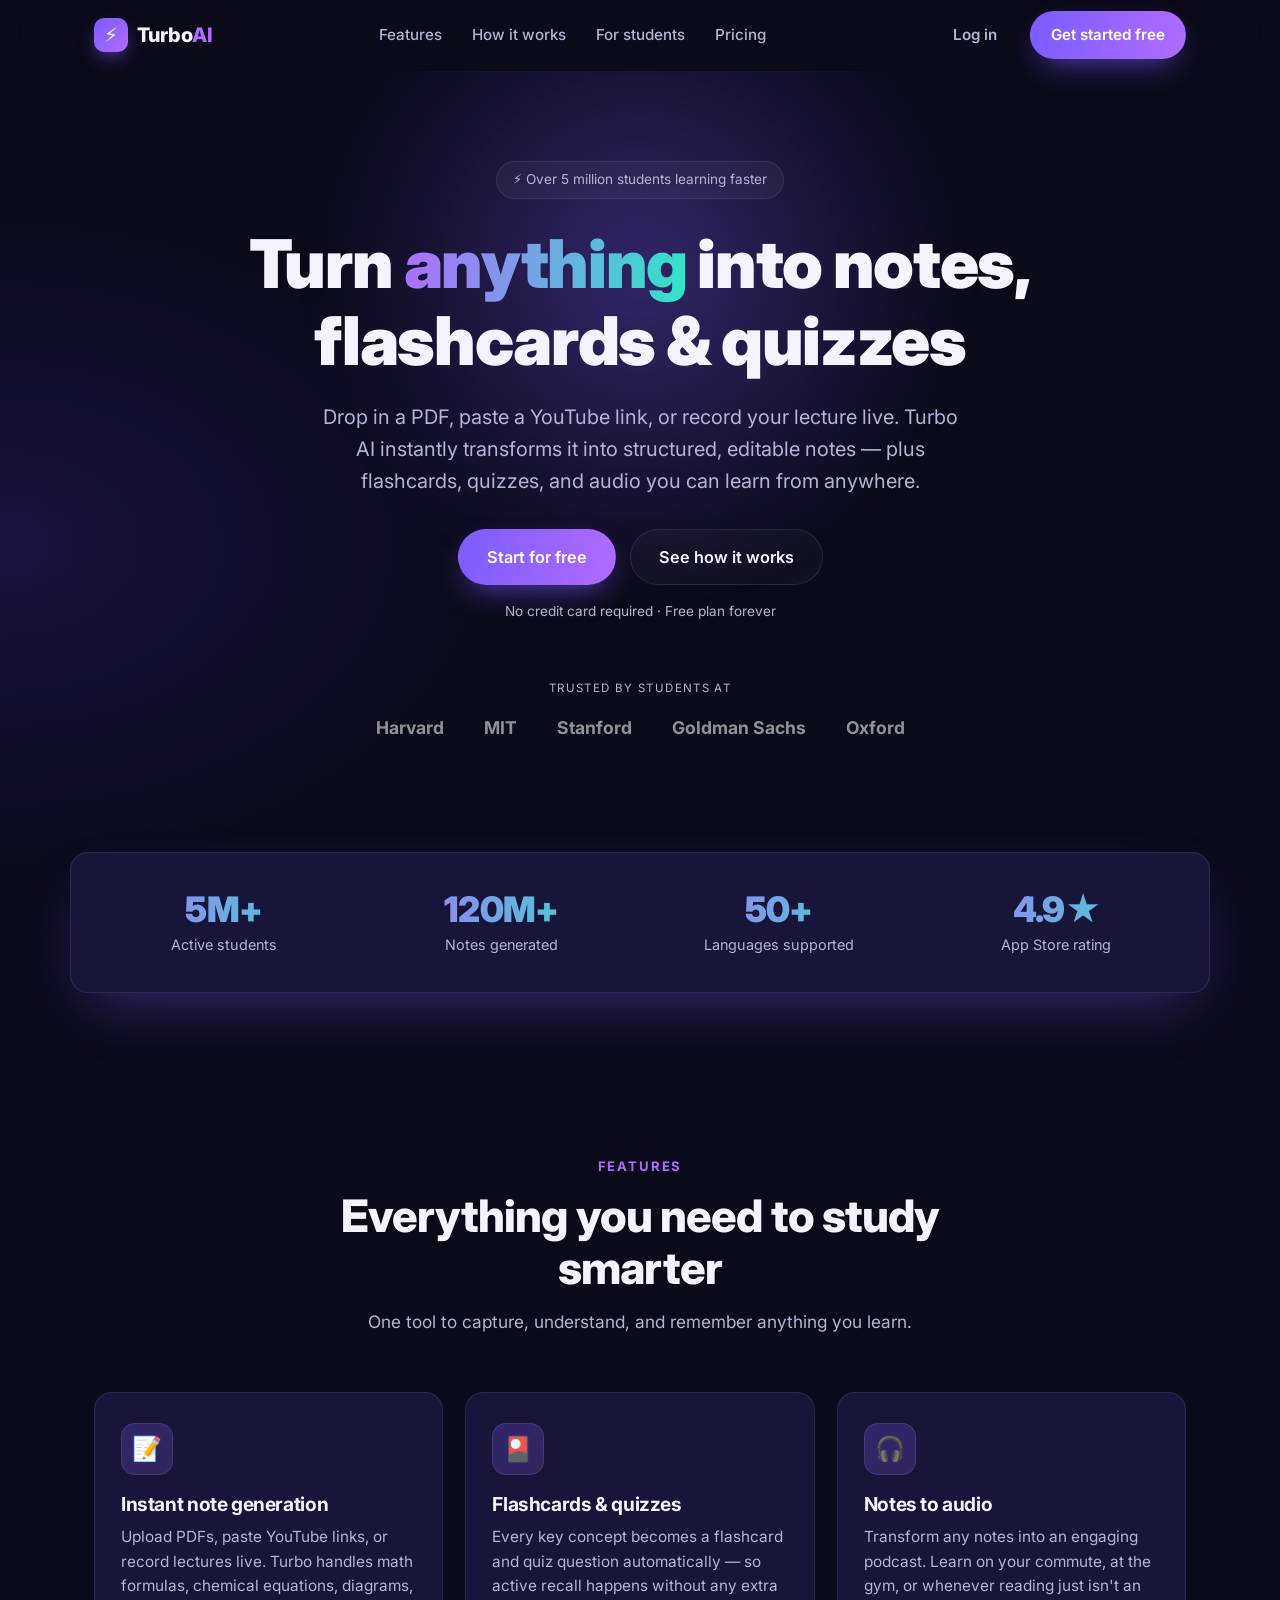
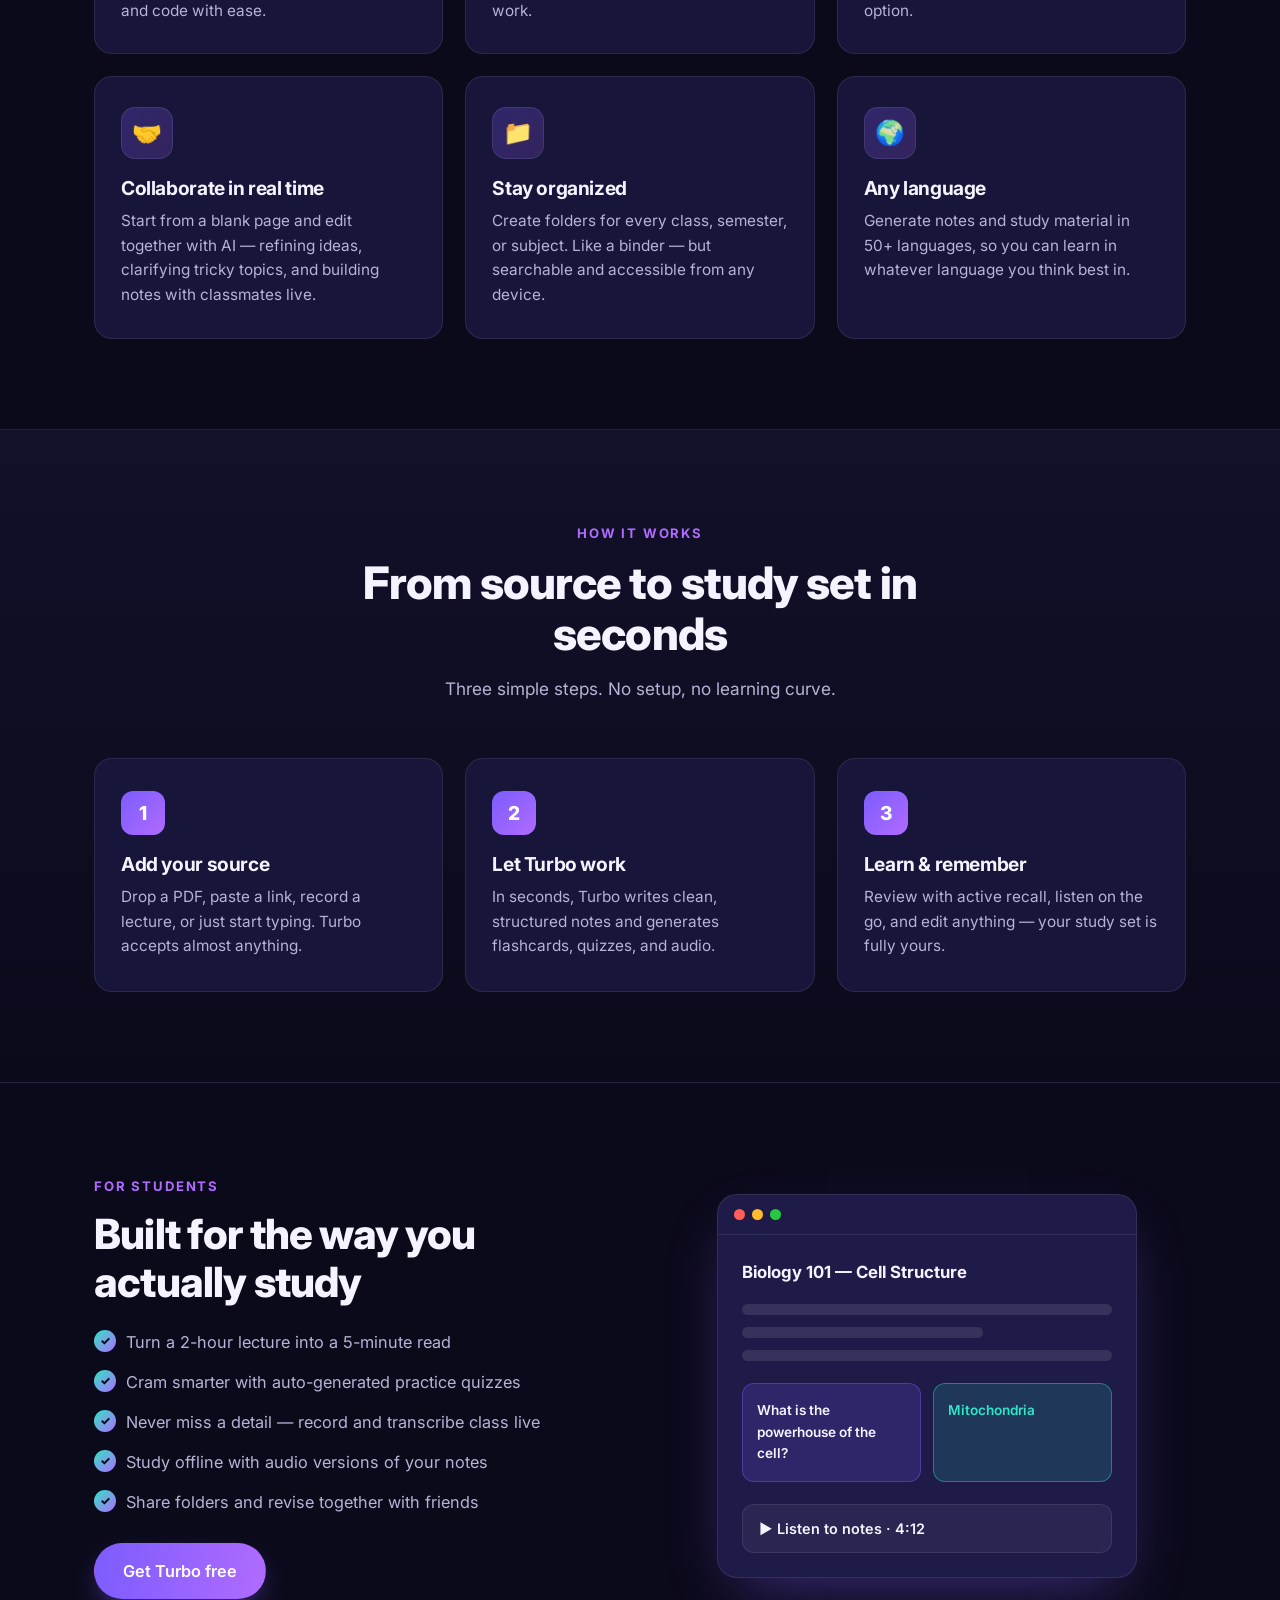
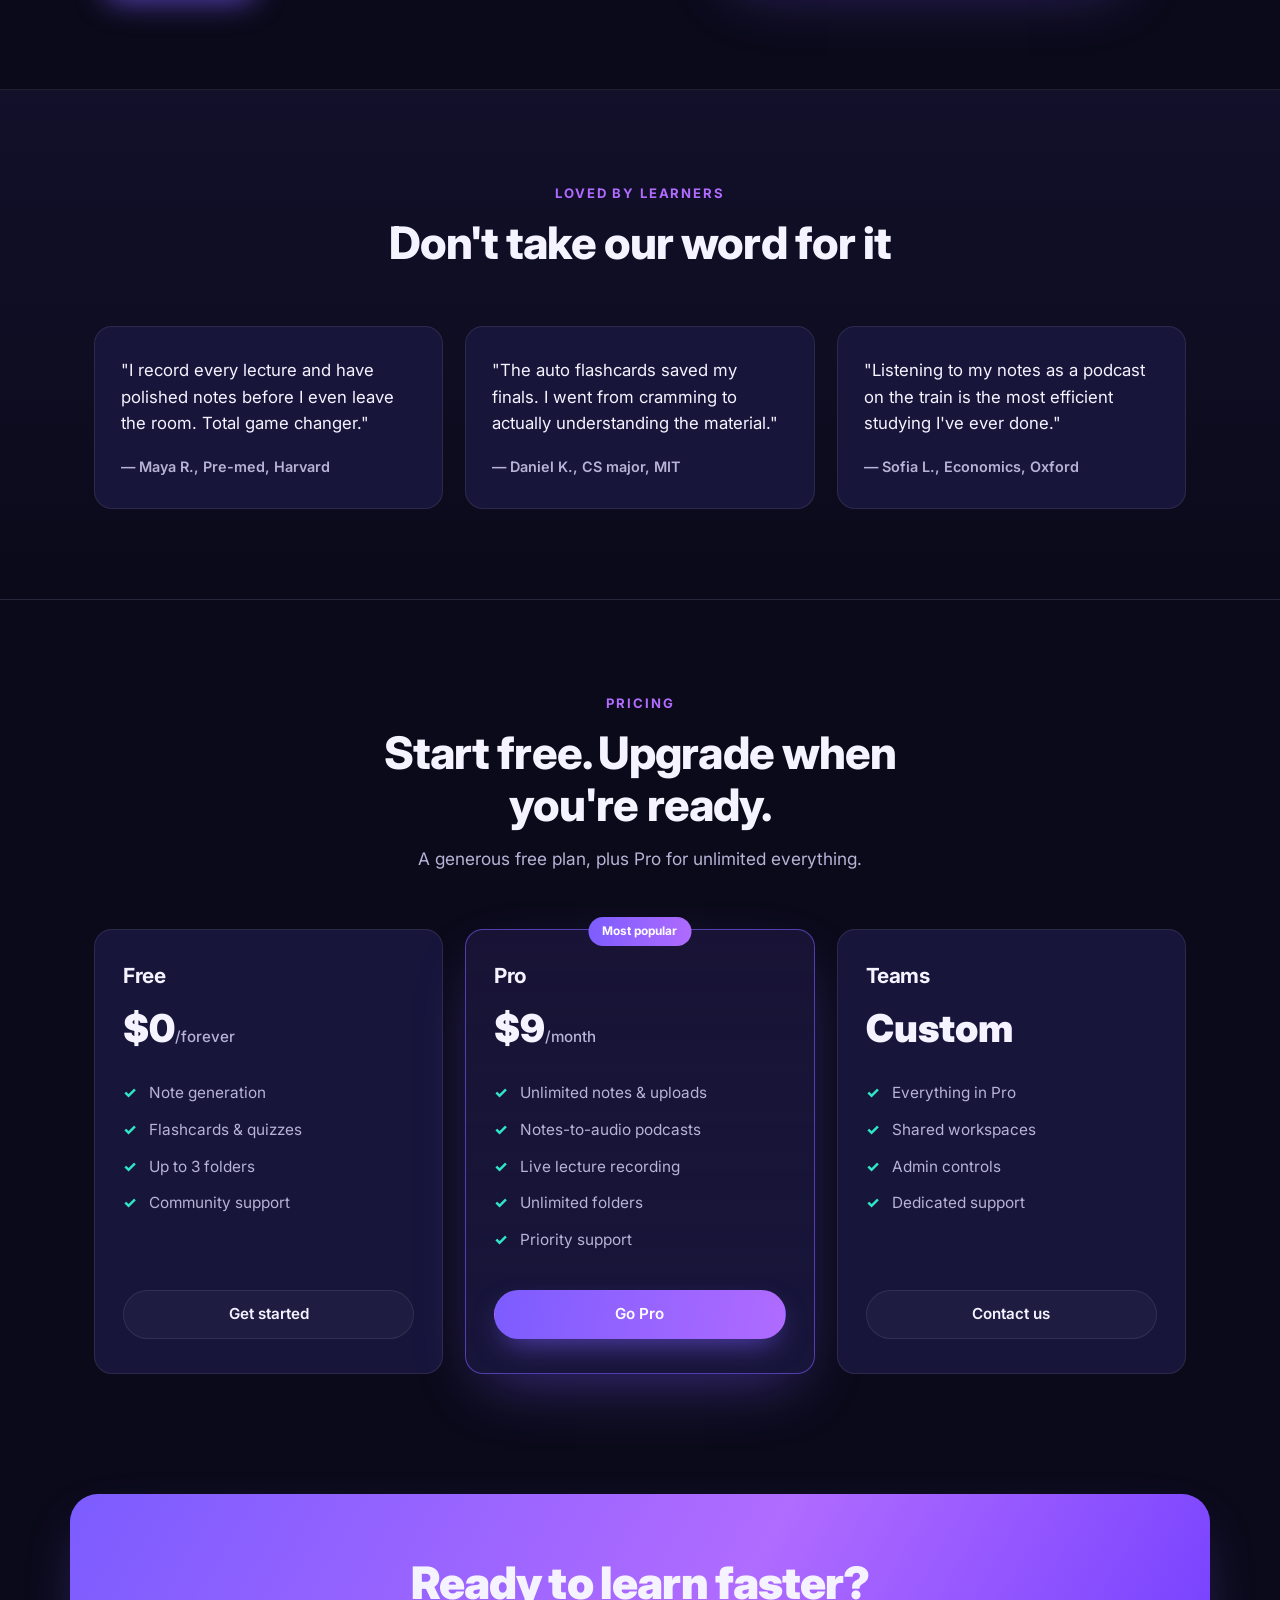
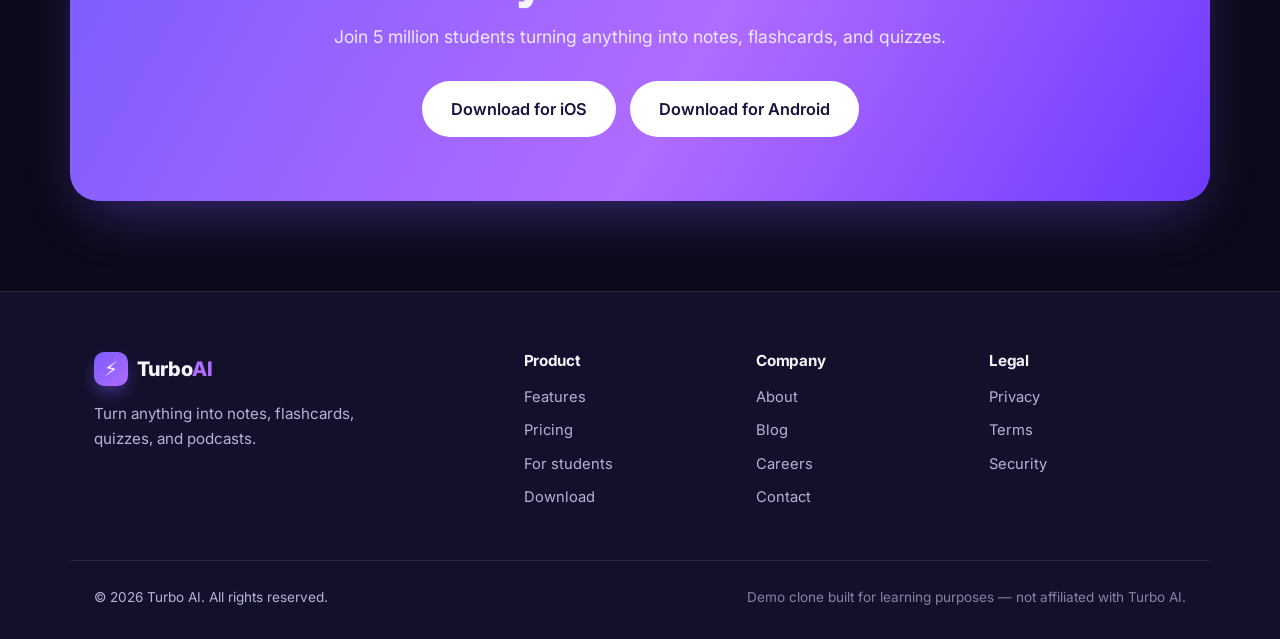
<file: index.html>
<!DOCTYPE html>
<html lang="en">
<head>
  <meta charset="UTF-8" />
  <meta name="viewport" content="width=device-width, initial-scale=1.0" />
  <meta name="description" content="Turbo AI turns your PDFs, lectures, videos, and audio into structured notes, flashcards, quizzes, and podcasts. Trusted by 5M+ students." />
  <title>Turbo AI — AI Note Taker & Study Tools</title>
  <link rel="preconnect" href="https://fonts.googleapis.com" />
  <link rel="preconnect" href="https://fonts.gstatic.com" crossorigin />
  <link href="https://fonts.googleapis.com/css2?family=Inter:wght@400;500;600;700;800;900&display=swap" rel="stylesheet" />
  <link rel="stylesheet" href="index.css" />
</head>
<body>

  <!-- ============ NAVBAR ============ -->
  <header class="nav" id="nav">
    <div class="container nav__inner">
      <a href="#" class="brand" aria-label="Turbo AI home">
        <span class="brand__mark">⚡</span>
        <span class="brand__text">Turbo<span>AI</span></span>
      </a>

      <nav class="nav__links" id="navLinks">
        <a href="#features">Features</a>
        <a href="#how">How it works</a>
        <a href="#students">For students</a>
        <a href="#pricing">Pricing</a>
      </nav>

      <div class="nav__actions">
        <a href="#" class="btn btn--ghost">Log in</a>
        <a href="#pricing" class="btn btn--primary">Get started free</a>
      </div>

      <button class="nav__toggle" id="navToggle" aria-label="Toggle menu" aria-expanded="false">
        <span></span><span></span><span></span>
      </button>
    </div>
  </header>

  <!-- ============ HERO ============ -->
  <section class="hero">
    <div class="hero__glow"></div>
    <div class="container hero__inner">
      <span class="pill reveal">⚡ Over 5 million students learning faster</span>
      <h1 class="hero__title reveal">
        Turn <span class="grad">anything</span> into notes,
        flashcards &amp; quizzes
      </h1>
      <p class="hero__sub reveal">
        Drop in a PDF, paste a YouTube link, or record your lecture live.
        Turbo AI instantly transforms it into structured, editable notes —
        plus flashcards, quizzes, and audio you can learn from anywhere.
      </p>
      <div class="hero__cta reveal">
        <a href="#pricing" class="btn btn--primary btn--lg">Start for free</a>
        <a href="#how" class="btn btn--outline btn--lg">See how it works</a>
      </div>
      <p class="hero__note reveal">No credit card required · Free plan forever</p>

      <div class="trust reveal">
        <p class="trust__label">Trusted by students at</p>
        <div class="trust__logos">
          <span>Harvard</span><span>MIT</span><span>Stanford</span>
          <span>Goldman Sachs</span><span>Oxford</span>
        </div>
      </div>
    </div>
  </section>

  <!-- ============ STATS ============ -->
  <section class="stats">
    <div class="container stats__grid">
      <div class="stat reveal"><h3>5M+</h3><p>Active students</p></div>
      <div class="stat reveal"><h3>120M+</h3><p>Notes generated</p></div>
      <div class="stat reveal"><h3>50+</h3><p>Languages supported</p></div>
      <div class="stat reveal"><h3>4.9★</h3><p>App Store rating</p></div>
    </div>
  </section>

  <!-- ============ FEATURES ============ -->
  <section class="section" id="features">
    <div class="container">
      <div class="section__head reveal">
        <span class="eyebrow">Features</span>
        <h2>Everything you need to study smarter</h2>
        <p>One tool to capture, understand, and remember anything you learn.</p>
      </div>

      <div class="features">
        <article class="feature reveal">
          <div class="feature__icon">📝</div>
          <h3>Instant note generation</h3>
          <p>Upload PDFs, paste YouTube links, or record lectures live. Turbo handles math formulas, chemical equations, diagrams, and code with ease.</p>
        </article>

        <article class="feature reveal">
          <div class="feature__icon">🎴</div>
          <h3>Flashcards &amp; quizzes</h3>
          <p>Every key concept becomes a flashcard and quiz question automatically — so active recall happens without any extra work.</p>
        </article>

        <article class="feature reveal">
          <div class="feature__icon">🎧</div>
          <h3>Notes to audio</h3>
          <p>Transform any notes into an engaging podcast. Learn on your commute, at the gym, or whenever reading just isn't an option.</p>
        </article>

        <article class="feature reveal">
          <div class="feature__icon">🤝</div>
          <h3>Collaborate in real time</h3>
          <p>Start from a blank page and edit together with AI — refining ideas, clarifying tricky topics, and building notes with classmates live.</p>
        </article>

        <article class="feature reveal">
          <div class="feature__icon">📁</div>
          <h3>Stay organized</h3>
          <p>Create folders for every class, semester, or subject. Like a binder — but searchable and accessible from any device.</p>
        </article>

        <article class="feature reveal">
          <div class="feature__icon">🌍</div>
          <h3>Any language</h3>
          <p>Generate notes and study material in 50+ languages, so you can learn in whatever language you think best in.</p>
        </article>
      </div>
    </div>
  </section>

  <!-- ============ HOW IT WORKS ============ -->
  <section class="section section--alt" id="how">
    <div class="container">
      <div class="section__head reveal">
        <span class="eyebrow">How it works</span>
        <h2>From source to study set in seconds</h2>
        <p>Three simple steps. No setup, no learning curve.</p>
      </div>

      <div class="steps">
        <div class="step reveal">
          <span class="step__num">1</span>
          <h3>Add your source</h3>
          <p>Drop a PDF, paste a link, record a lecture, or just start typing. Turbo accepts almost anything.</p>
        </div>
        <div class="step reveal">
          <span class="step__num">2</span>
          <h3>Let Turbo work</h3>
          <p>In seconds, Turbo writes clean, structured notes and generates flashcards, quizzes, and audio.</p>
        </div>
        <div class="step reveal">
          <span class="step__num">3</span>
          <h3>Learn &amp; remember</h3>
          <p>Review with active recall, listen on the go, and edit anything — your study set is fully yours.</p>
        </div>
      </div>
    </div>
  </section>

  <!-- ============ FOR STUDENTS ============ -->
  <section class="section" id="students">
    <div class="container split">
      <div class="split__text reveal">
        <span class="eyebrow">For students</span>
        <h2>Built for the way you actually study</h2>
        <ul class="checklist">
          <li>Turn a 2-hour lecture into a 5-minute read</li>
          <li>Cram smarter with auto-generated practice quizzes</li>
          <li>Never miss a detail — record and transcribe class live</li>
          <li>Study offline with audio versions of your notes</li>
          <li>Share folders and revise together with friends</li>
        </ul>
        <a href="#pricing" class="btn btn--primary btn--lg">Get Turbo free</a>
      </div>
      <div class="split__card reveal">
        <div class="mock">
          <div class="mock__bar"><span></span><span></span><span></span></div>
          <div class="mock__body">
            <p class="mock__h">Biology 101 — Cell Structure</p>
            <p class="mock__line"></p>
            <p class="mock__line short"></p>
            <p class="mock__line"></p>
            <div class="mock__cards">
              <div class="mock__flash">What is the powerhouse of the cell?</div>
              <div class="mock__flash alt">Mitochondria</div>
            </div>
            <div class="mock__audio">▶ Listen to notes · 4:12</div>
          </div>
        </div>
      </div>
    </div>
  </section>

  <!-- ============ TESTIMONIALS ============ -->
  <section class="section section--alt">
    <div class="container">
      <div class="section__head reveal">
        <span class="eyebrow">Loved by learners</span>
        <h2>Don't take our word for it</h2>
      </div>
      <div class="quotes">
        <figure class="quote reveal">
          <blockquote>"I record every lecture and have polished notes before I even leave the room. Total game changer."</blockquote>
          <figcaption>— Maya R., Pre-med, Harvard</figcaption>
        </figure>
        <figure class="quote reveal">
          <blockquote>"The auto flashcards saved my finals. I went from cramming to actually understanding the material."</blockquote>
          <figcaption>— Daniel K., CS major, MIT</figcaption>
        </figure>
        <figure class="quote reveal">
          <blockquote>"Listening to my notes as a podcast on the train is the most efficient studying I've ever done."</blockquote>
          <figcaption>— Sofia L., Economics, Oxford</figcaption>
        </figure>
      </div>
    </div>
  </section>

  <!-- ============ PRICING ============ -->
  <section class="section" id="pricing">
    <div class="container">
      <div class="section__head reveal">
        <span class="eyebrow">Pricing</span>
        <h2>Start free. Upgrade when you're ready.</h2>
        <p>A generous free plan, plus Pro for unlimited everything.</p>
      </div>

      <div class="plans">
        <div class="plan reveal">
          <h3>Free</h3>
          <p class="plan__price">$0<span>/forever</span></p>
          <ul>
            <li>Note generation</li>
            <li>Flashcards &amp; quizzes</li>
            <li>Up to 3 folders</li>
            <li>Community support</li>
          </ul>
          <a href="#" class="btn btn--outline btn--block">Get started</a>
        </div>

        <div class="plan plan--featured reveal">
          <span class="plan__badge">Most popular</span>
          <h3>Pro</h3>
          <p class="plan__price">$9<span>/month</span></p>
          <ul>
            <li>Unlimited notes &amp; uploads</li>
            <li>Notes-to-audio podcasts</li>
            <li>Live lecture recording</li>
            <li>Unlimited folders</li>
            <li>Priority support</li>
          </ul>
          <a href="#" class="btn btn--primary btn--block">Go Pro</a>
        </div>

        <div class="plan reveal">
          <h3>Teams</h3>
          <p class="plan__price">Custom</p>
          <ul>
            <li>Everything in Pro</li>
            <li>Shared workspaces</li>
            <li>Admin controls</li>
            <li>Dedicated support</li>
          </ul>
          <a href="#" class="btn btn--outline btn--block">Contact us</a>
        </div>
      </div>
    </div>
  </section>

  <!-- ============ CTA BANNER ============ -->
  <section class="cta">
    <div class="container cta__inner reveal">
      <h2>Ready to learn faster?</h2>
      <p>Join 5 million students turning anything into notes, flashcards, and quizzes.</p>
      <div class="cta__buttons">
        <a href="#" class="btn btn--light btn--lg">Download for iOS</a>
        <a href="#" class="btn btn--light btn--lg">Download for Android</a>
      </div>
    </div>
  </section>

  <!-- ============ FOOTER ============ -->
  <footer class="footer">
    <div class="container footer__grid">
      <div class="footer__brand">
        <a href="#" class="brand">
          <span class="brand__mark">⚡</span>
          <span class="brand__text">Turbo<span>AI</span></span>
        </a>
        <p>Turn anything into notes, flashcards, quizzes, and podcasts.</p>
      </div>
      <div class="footer__col">
        <h4>Product</h4>
        <a href="#features">Features</a>
        <a href="#pricing">Pricing</a>
        <a href="#students">For students</a>
        <a href="#">Download</a>
      </div>
      <div class="footer__col">
        <h4>Company</h4>
        <a href="#">About</a>
        <a href="#">Blog</a>
        <a href="#">Careers</a>
        <a href="#">Contact</a>
      </div>
      <div class="footer__col">
        <h4>Legal</h4>
        <a href="#">Privacy</a>
        <a href="#">Terms</a>
        <a href="#">Security</a>
      </div>
    </div>
    <div class="container footer__bottom">
      <p>&copy; 2026 Turbo AI. All rights reserved.</p>
      <p class="footer__disclaimer">Demo clone built for learning purposes — not affiliated with Turbo AI.</p>
    </div>
  </footer>

  <script src="index.js"></script>
</body>
</html>
</file>
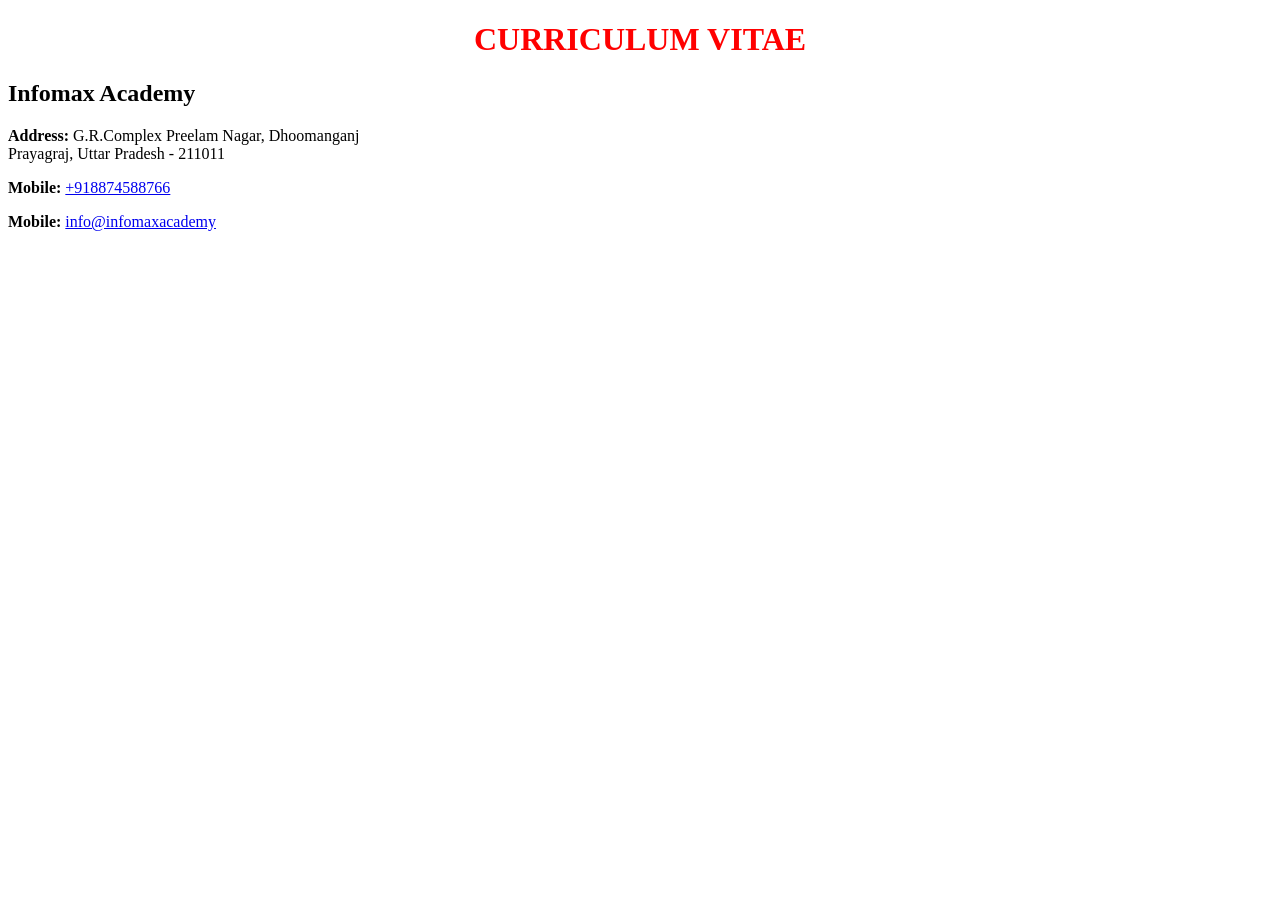
<file: Assignment 2.html>
﻿<!DOCTYPE html>

<html lang="en" xmlns="http://www.w3.org/1999/xhtml">
<head>
    <meta charset="utf-8" />
   
    <title> Curriculum Vitae </title>
</head>
  <body>
      <center><h1 style="color : red"> CURRICULUM VITAE </h1></center>
       <h2> Infomax Academy </h2>
        
           <p><strong>Address:</strong> G.R.Complex Preelam Nagar, Dhoomanganj<br>
               Prayagraj, Uttar Pradesh - 211011</p>
           <p><strong>Mobile:</strong> <a href="tel:+918874588766"> +918874588766 </a></p>
              <strong>Mobile:</strong> <a href="mailto:info@infomaxacademy">info@infomaxacademy</a>
                                       <style>
                                           body {
                                               baclground-image: url '(https://getwallpapers.com/wallpaper/full/f/2/5/537218.jpg);'
                                           }
                                           </style>




                                           </body >
                                           </html >
</file>
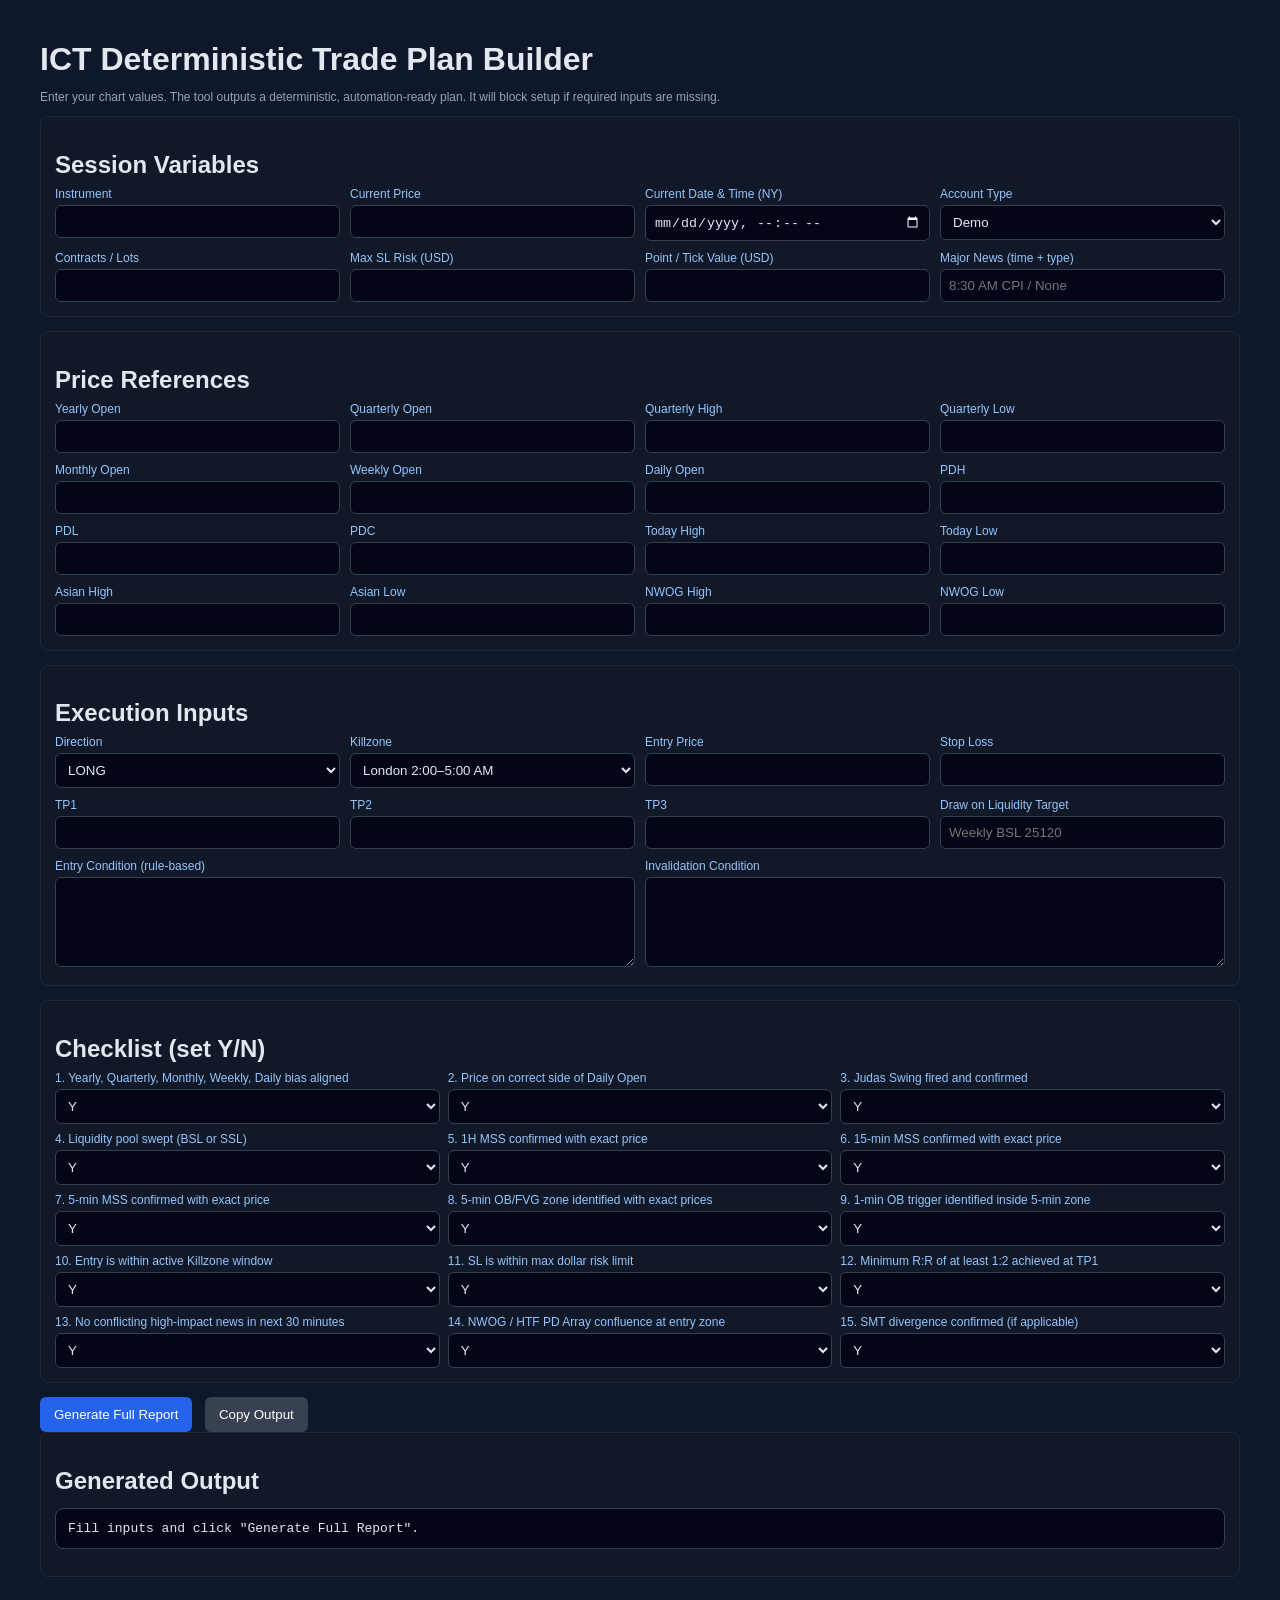
<file: ict_trade_tool.html>
<!doctype html>
<html lang="en">
<head>
  <meta charset="UTF-8" />
  <meta name="viewport" content="width=device-width, initial-scale=1.0" />
  <title>ICT Trade Plan Builder</title>
  <style>
    :root { color-scheme: dark; }
    body { font-family: Arial, sans-serif; margin: 0; background: #0f172a; color: #e2e8f0; }
    .wrap { max-width: 1200px; margin: 0 auto; padding: 20px; }
    h1, h2 { margin-bottom: 8px; }
    .grid { display: grid; grid-template-columns: repeat(4, minmax(180px, 1fr)); gap: 10px; }
    .grid-2 { display: grid; grid-template-columns: repeat(2, minmax(250px, 1fr)); gap: 10px; }
    label { display: block; font-size: 12px; color: #93c5fd; margin-bottom: 4px; }
    input, select, textarea { width: 100%; box-sizing: border-box; padding: 8px; border-radius: 6px; border: 1px solid #334155; background: #020617; color: #e2e8f0; }
    textarea { min-height: 90px; }
    section { background: #111827; border: 1px solid #1f2937; border-radius: 8px; padding: 14px; margin-bottom: 14px; }
    button { background: #2563eb; border: none; color: white; padding: 10px 14px; border-radius: 6px; cursor: pointer; margin-right: 8px; }
    button.secondary { background: #374151; }
    pre { white-space: pre-wrap; background: #020617; padding: 12px; border-radius: 8px; border: 1px solid #334155; max-height: 75vh; overflow: auto; }
    .small { font-size: 12px; color: #94a3b8; }
    .checklist { display: grid; grid-template-columns: repeat(3, minmax(220px, 1fr)); gap: 8px; }
  </style>
</head>
<body>
<div class="wrap">
  <h1>ICT Deterministic Trade Plan Builder</h1>
  <p class="small">Enter your chart values. The tool outputs a deterministic, automation-ready plan. It will block setup if required inputs are missing.</p>

  <section>
    <h2>Session Variables</h2>
    <div class="grid">
      <div><label>Instrument</label><input id="instrument" /></div>
      <div><label>Current Price</label><input id="currentPrice" type="number" step="0.0001" /></div>
      <div><label>Current Date & Time (NY)</label><input id="dtNy" type="datetime-local" /></div>
      <div><label>Account Type</label><select id="accountType"><option>Demo</option><option>Live</option><option>Prop Firm</option></select></div>
      <div><label>Contracts / Lots</label><input id="contracts" type="number" step="0.01" /></div>
      <div><label>Max SL Risk (USD)</label><input id="maxRisk" type="number" step="0.01" /></div>
      <div><label>Point / Tick Value (USD)</label><input id="tickValue" type="number" step="0.01" /></div>
      <div><label>Major News (time + type)</label><input id="news" placeholder="8:30 AM CPI / None" /></div>
    </div>
  </section>

  <section>
    <h2>Price References</h2>
    <div class="grid">
      <div><label>Yearly Open</label><input id="yearlyOpen" type="number" step="0.0001" /></div>
      <div><label>Quarterly Open</label><input id="quarterlyOpen" type="number" step="0.0001" /></div>
      <div><label>Quarterly High</label><input id="quarterlyHigh" type="number" step="0.0001" /></div>
      <div><label>Quarterly Low</label><input id="quarterlyLow" type="number" step="0.0001" /></div>
      <div><label>Monthly Open</label><input id="monthlyOpen" type="number" step="0.0001" /></div>
      <div><label>Weekly Open</label><input id="weeklyOpen" type="number" step="0.0001" /></div>
      <div><label>Daily Open</label><input id="dailyOpen" type="number" step="0.0001" /></div>
      <div><label>PDH</label><input id="pdh" type="number" step="0.0001" /></div>
      <div><label>PDL</label><input id="pdl" type="number" step="0.0001" /></div>
      <div><label>PDC</label><input id="pdc" type="number" step="0.0001" /></div>
      <div><label>Today High</label><input id="todayHigh" type="number" step="0.0001" /></div>
      <div><label>Today Low</label><input id="todayLow" type="number" step="0.0001" /></div>
      <div><label>Asian High</label><input id="asiaHigh" type="number" step="0.0001" /></div>
      <div><label>Asian Low</label><input id="asiaLow" type="number" step="0.0001" /></div>
      <div><label>NWOG High</label><input id="nwogHigh" type="number" step="0.0001" /></div>
      <div><label>NWOG Low</label><input id="nwogLow" type="number" step="0.0001" /></div>
    </div>
  </section>

  <section>
    <h2>Execution Inputs</h2>
    <div class="grid">
      <div><label>Direction</label><select id="direction"><option>LONG</option><option>SHORT</option></select></div>
      <div><label>Killzone</label><select id="killzone"><option>London 2:00–5:00 AM</option><option>NY AM 8:00–11:00 AM</option><option>NY PM 1:30–4:00 PM</option><option>Asian 7:00–9:00 PM</option></select></div>
      <div><label>Entry Price</label><input id="entry" type="number" step="0.0001" /></div>
      <div><label>Stop Loss</label><input id="sl" type="number" step="0.0001" /></div>
      <div><label>TP1</label><input id="tp1" type="number" step="0.0001" /></div>
      <div><label>TP2</label><input id="tp2" type="number" step="0.0001" /></div>
      <div><label>TP3</label><input id="tp3" type="number" step="0.0001" /></div>
      <div><label>Draw on Liquidity Target</label><input id="drawTarget" placeholder="Weekly BSL 25120" /></div>
    </div>
    <div class="grid-2" style="margin-top:10px;">
      <div><label>Entry Condition (rule-based)</label><textarea id="entryCondition"></textarea></div>
      <div><label>Invalidation Condition</label><textarea id="invalidation"></textarea></div>
    </div>
  </section>

  <section>
    <h2>Checklist (set Y/N)</h2>
    <div class="checklist" id="checklist"></div>
  </section>

  <button id="generate">Generate Full Report</button>
  <button class="secondary" id="copy">Copy Output</button>

  <section>
    <h2>Generated Output</h2>
    <pre id="out">Fill inputs and click "Generate Full Report".</pre>
  </section>
</div>

<script>
const checklistItems = [
  "Yearly, Quarterly, Monthly, Weekly, Daily bias aligned",
  "Price on correct side of Daily Open",
  "Judas Swing fired and confirmed",
  "Liquidity pool swept (BSL or SSL)",
  "1H MSS confirmed with exact price",
  "15-min MSS confirmed with exact price",
  "5-min MSS confirmed with exact price",
  "5-min OB/FVG zone identified with exact prices",
  "1-min OB trigger identified inside 5-min zone",
  "Entry is within active Killzone window",
  "SL is within max dollar risk limit",
  "Minimum R:R of at least 1:2 achieved at TP1",
  "No conflicting high-impact news in next 30 minutes",
  "NWOG / HTF PD Array confluence at entry zone",
  "SMT divergence confirmed (if applicable)"
];

function fmt(n){ return Number(n).toFixed(4); }
function val(id){ return document.getElementById(id).value.trim(); }
function num(id){ return Number(val(id)); }
function activeSessionFromHour(h){
  if (h>=18 || h<2) return "Asian";
  if (h>=2 && h<8) return "London";
  if (h>=8 && h<11.5) return "NY AM";
  if (h>=13.5 && h<16) return "NY PM";
  return "Out of Killzone";
}

const checklistContainer = document.getElementById("checklist");
checklistItems.forEach((item, idx)=>{
  const wrap = document.createElement("div");
  wrap.innerHTML = `<label>${idx+1}. ${item}</label><select id="c${idx+1}"><option>Y</option><option>N</option></select>`;
  checklistContainer.appendChild(wrap);
});

function rr(direction, entry, sl, tp){
  const risk = Math.abs(entry - sl);
  if (!risk) return 0;
  const reward = direction === "LONG" ? (tp - entry) : (entry - tp);
  return reward / risk;
}

document.getElementById("generate").addEventListener("click", ()=>{
  const required = ["instrument","currentPrice","dtNy","contracts","maxRisk","tickValue","yearlyOpen","quarterlyOpen","quarterlyHigh","quarterlyLow","monthlyOpen","weeklyOpen","dailyOpen","pdh","pdl","pdc","todayHigh","todayLow","asiaHigh","asiaLow","nwogHigh","nwogLow","entry","sl","tp1","tp2","tp3","entryCondition","invalidation","drawTarget"];
  const missing = required.filter(id => !val(id));

  if (missing.length){
    document.getElementById("out").textContent = `MISSING DATA: ${missing.join(", ")} — NO TRADE until filled.`;
    return;
  }

  const direction = val("direction");
  const entry = num("entry"), sl = num("sl"), tp1 = num("tp1"), tp2 = num("tp2"), tp3 = num("tp3");
  const contracts = num("contracts"), tick = num("tickValue"), maxRisk = num("maxRisk");
  const slDist = Math.abs(entry - sl);
  const slDollarRisk = slDist * tick * contracts;

  const dayHigh = num("todayHigh"), dayLow = num("todayLow");
  const eq50 = (dayHigh + dayLow)/2;
  const ote62 = dayLow + (dayHigh - dayLow)*0.62;
  const ote79 = dayLow + (dayHigh - dayLow)*0.79;
  const nq50 = (num("nwogHigh") + num("nwogLow"))/2;
  const qeq = (num("quarterlyHigh") + num("quarterlyLow"))/2;

  const dt = new Date(val("dtNy"));
  const h = dt.getHours() + dt.getMinutes()/60;
  const active = activeSessionFromHour(h);

  const yCount = checklistItems.reduce((acc, _, i)=> acc + (val(`c${i+1}`)==="Y" ? 1 : 0), 0);
  const riskOk = slDollarRisk <= maxRisk;
  const rr1 = rr(direction, entry, sl, tp1);
  const minRrOk = rr1 >= 2;

  let verdict = "NO TRADE — conditions not met, wait for next killzone.";
  if (yCount === 15) verdict = "EXECUTE TRADE — A+ SETUP.";
  else if (yCount >= 12) verdict = "B SETUP — Reduce position size by 50%.";

  const noTrade = !riskOk || !minRrOk;

  const output = `SESSION VARIABLES\nInstrument: ${val("instrument")}\nCurrent Price: ${fmt(num("currentPrice"))}\nCurrent Date & Time (NY local): ${dt.toLocaleString("en-US", { hour12: true })}\nActive Session: ${active}\nAccount Type: ${val("accountType")}\nContracts / Lots: ${val("contracts")}\nMax SL Risk (USD): ${fmt(maxRisk)}\nPoint / Tick Value: ${fmt(tick)}\nYearly Open Price: ${fmt(num("yearlyOpen"))}\nQuarterly Open Price: ${fmt(num("quarterlyOpen"))}\nMonthly Open Price: ${fmt(num("monthlyOpen"))}\nWeekly Open Price: ${fmt(num("weeklyOpen"))}\nDaily Open Price: ${fmt(num("dailyOpen"))}\nPDH: ${fmt(num("pdh"))}\nPDL: ${fmt(num("pdl"))}\nPDC: ${fmt(num("pdc"))}\nToday's Session High: ${fmt(dayHigh)}\nToday's Session Low: ${fmt(dayLow)}\nAsian Range High: ${fmt(num("asiaHigh"))}\nAsian Range Low: ${fmt(num("asiaLow"))}\nNWOG High/Low: ${fmt(num("nwogHigh"))} / ${fmt(num("nwogLow"))}\nMajor News: ${val("news") || "None"}\n\nPHASE 1 SNAPSHOT\nQuarterly EQ (50%): ${fmt(qeq)}\nDaily EQ (50%): ${fmt(eq50)}\nDaily OTE 62%: ${fmt(ote62)}\nDaily OTE 79%: ${fmt(ote79)}\nNWOG CE (50%): ${fmt(nq50)}\n\n---TRADE PLAN START---\nINSTRUMENT: ${val("instrument")}\nDIRECTION: ${direction}\nDATE/TIME (NY): ${dt.toLocaleString("en-US", { hour12: true })}\nKILLZONE: ${val("killzone")}\n\nENTRY PRICE: ${fmt(entry)}\nENTRY TYPE: Market on confirmation\nENTRY CONDITION: ${val("entryCondition")}\n\nSTOP LOSS: ${fmt(sl)}\nSL DISTANCE (points): ${fmt(slDist)}\nSL DOLLAR RISK: ${fmt(slDollarRisk)}\n\nTP1: ${fmt(tp1)} | Distance: ${fmt(Math.abs(tp1-entry))} | R:R: ${rr1.toFixed(2)} | Action: Close 33%\nTP2: ${fmt(tp2)} | Distance: ${fmt(Math.abs(tp2-entry))} | R:R: ${rr(direction,entry,sl,tp2).toFixed(2)} | Action: Close 33%\nTP3: ${fmt(tp3)} | Distance: ${fmt(Math.abs(tp3-entry))} | R:R: ${rr(direction,entry,sl,tp3).toFixed(2)} | Action: Close 34%\n\nDRAW ON LIQUIDITY TARGET: ${val("drawTarget")}\nINVALIDATION: ${val("invalidation")}\nBEST EXECUTION WINDOW: ${val("killzone")}\nMAX HOLD TIME: Exit by end of killzone regardless of outcome.\n---TRADE PLAN END---\n\n${noTrade ? "NO VALID TRADE — RISK OR R:R CONDITIONS NOT MET." : "RISK/R:R VALID."}\n\nGO / NO-GO\nY Count: ${yCount}/15\nVerdict: ${verdict}\n\nFinal Sentence: ${noTrade ? "NO TRADE." : verdict}`;

  document.getElementById("out").textContent = output;
});

document.getElementById("copy").addEventListener("click", async ()=>{
  const t = document.getElementById("out").textContent;
  await navigator.clipboard.writeText(t);
  alert("Output copied.");
});
</script>
</body>
</html>
</file>
<file: index.css>
/* ============ DESIGN TOKENS ============ */
:root {
  --bg: #0b0a1a;
  --bg-soft: #12102a;
  --surface: #17153a;
  --surface-2: #1e1b48;
  --text: #f4f3ff;
  --muted: #b6b3d6;
  --brand: #7c5cff;
  --brand-2: #b06bff;
  --accent: #2fe6c7;
  --border: rgba(255, 255, 255, 0.09);
  --radius: 18px;
  --shadow: 0 24px 60px -20px rgba(124, 92, 255, 0.45);
  --max: 1140px;
}

* { box-sizing: border-box; margin: 0; padding: 0; }

html { scroll-behavior: smooth; }

body {
  font-family: "Inter", system-ui, -apple-system, sans-serif;
  background: radial-gradient(1200px 700px at 70% -10%, #241a52 0%, transparent 60%),
              radial-gradient(900px 600px at 0% 10%, #1a1340 0%, transparent 55%),
              var(--bg);
  color: var(--text);
  line-height: 1.6;
  -webkit-font-smoothing: antialiased;
  overflow-x: hidden;
}

.container { width: 100%; max-width: var(--max); margin: 0 auto; padding: 0 24px; }

a { color: inherit; text-decoration: none; }

h1, h2, h3, h4 { line-height: 1.15; letter-spacing: -0.02em; }

.grad {
  background: linear-gradient(100deg, var(--brand-2), var(--accent));
  -webkit-background-clip: text;
  background-clip: text;
  color: transparent;
}

/* ============ BUTTONS ============ */
.btn {
  display: inline-flex;
  align-items: center;
  justify-content: center;
  gap: 8px;
  font-weight: 600;
  font-size: 0.95rem;
  padding: 11px 20px;
  border-radius: 999px;
  border: 1px solid transparent;
  cursor: pointer;
  transition: transform 0.18s ease, box-shadow 0.18s ease, background 0.18s ease, opacity 0.18s;
  white-space: nowrap;
}
.btn:hover { transform: translateY(-2px); }
.btn--primary {
  background: linear-gradient(100deg, var(--brand), var(--brand-2));
  color: #fff;
  box-shadow: 0 12px 30px -10px rgba(124, 92, 255, 0.7);
}
.btn--outline { border-color: var(--border); background: rgba(255,255,255,0.03); color: var(--text); }
.btn--outline:hover { background: rgba(255,255,255,0.08); }
.btn--ghost { color: var(--muted); }
.btn--ghost:hover { color: var(--text); }
.btn--light { background: #fff; color: #1a1340; }
.btn--lg { padding: 14px 28px; font-size: 1.02rem; }
.btn--block { width: 100%; }

/* ============ NAVBAR ============ */
.nav {
  position: sticky; top: 0; z-index: 50;
  backdrop-filter: blur(14px);
  background: rgba(11, 10, 26, 0.6);
  border-bottom: 1px solid transparent;
  transition: border-color 0.25s, background 0.25s;
}
.nav.is-scrolled { border-color: var(--border); background: rgba(11, 10, 26, 0.85); }
.nav__inner { display: flex; align-items: center; justify-content: space-between; height: 70px; }
.brand { display: inline-flex; align-items: center; gap: 9px; font-weight: 800; font-size: 1.25rem; }
.brand__mark {
  display: grid; place-items: center; width: 34px; height: 34px;
  border-radius: 10px;
  background: linear-gradient(135deg, var(--brand), var(--brand-2));
  box-shadow: 0 8px 20px -6px rgba(124,92,255,0.8);
}
.brand__text span { color: var(--brand-2); }
.nav__links { display: flex; gap: 30px; }
.nav__links a { color: var(--muted); font-weight: 500; font-size: 0.95rem; transition: color 0.18s; }
.nav__links a:hover { color: var(--text); }
.nav__actions { display: flex; align-items: center; gap: 12px; }
.nav__toggle { display: none; flex-direction: column; gap: 5px; background: none; border: 0; cursor: pointer; padding: 8px; }
.nav__toggle span { width: 24px; height: 2px; background: var(--text); border-radius: 2px; transition: 0.25s; }

/* ============ HERO ============ */
.hero { position: relative; text-align: center; padding: 90px 0 80px; overflow: hidden; }
.hero__glow {
  position: absolute; top: -180px; left: 50%; transform: translateX(-50%);
  width: 760px; height: 760px;
  background: radial-gradient(circle, rgba(124,92,255,0.35), transparent 60%);
  filter: blur(20px); pointer-events: none;
}
.hero__inner { position: relative; max-width: 860px; }
.pill {
  display: inline-block; padding: 7px 16px; border-radius: 999px;
  border: 1px solid var(--border); background: rgba(255,255,255,0.04);
  font-size: 0.85rem; color: var(--muted); margin-bottom: 26px;
}
.hero__title { font-size: clamp(2.4rem, 6vw, 4.2rem); font-weight: 900; margin-bottom: 22px; }
.hero__sub { font-size: clamp(1.05rem, 2vw, 1.25rem); color: var(--muted); max-width: 640px; margin: 0 auto 32px; }
.hero__cta { display: flex; gap: 14px; justify-content: center; flex-wrap: wrap; }
.hero__note { margin-top: 16px; font-size: 0.85rem; color: var(--muted); }
.trust { margin-top: 56px; }
.trust__label { text-transform: uppercase; letter-spacing: 0.12em; font-size: 0.72rem; color: var(--muted); margin-bottom: 16px; }
.trust__logos { display: flex; flex-wrap: wrap; gap: 28px 40px; justify-content: center; }
.trust__logos span { font-weight: 700; font-size: 1.1rem; color: rgba(255,255,255,0.55); }

/* ============ STATS ============ */
.stats { padding: 30px 0 70px; }
.stats__grid {
  display: grid; grid-template-columns: repeat(4, 1fr); gap: 20px;
  background: var(--surface); border: 1px solid var(--border);
  border-radius: var(--radius); padding: 36px 24px; box-shadow: var(--shadow);
}
.stat { text-align: center; }
.stat h3 { font-size: 2.2rem; font-weight: 900; background: linear-gradient(100deg, var(--brand-2), var(--accent)); -webkit-background-clip: text; background-clip: text; color: transparent; }
.stat p { color: var(--muted); font-size: 0.9rem; margin-top: 4px; }

/* ============ SECTIONS ============ */
.section { padding: 90px 0; }
.section--alt { background: linear-gradient(var(--bg-soft), var(--bg)); border-top: 1px solid var(--border); border-bottom: 1px solid var(--border); }
.section__head { text-align: center; max-width: 640px; margin: 0 auto 56px; }
.eyebrow { display: inline-block; color: var(--brand-2); font-weight: 700; font-size: 0.82rem; text-transform: uppercase; letter-spacing: 0.14em; margin-bottom: 14px; }
.section__head h2 { font-size: clamp(1.8rem, 4vw, 2.8rem); font-weight: 800; margin-bottom: 14px; }
.section__head p { color: var(--muted); font-size: 1.08rem; }

/* ============ FEATURES ============ */
.features { display: grid; grid-template-columns: repeat(3, 1fr); gap: 22px; }
.feature {
  background: var(--surface); border: 1px solid var(--border);
  border-radius: var(--radius); padding: 30px 26px; transition: transform 0.2s, border-color 0.2s, box-shadow 0.2s;
}
.feature:hover { transform: translateY(-6px); border-color: rgba(124,92,255,0.5); box-shadow: var(--shadow); }
.feature__icon {
  display: grid; place-items: center; width: 52px; height: 52px; border-radius: 14px;
  font-size: 1.5rem; margin-bottom: 18px;
  background: linear-gradient(135deg, rgba(124,92,255,0.25), rgba(176,107,255,0.18));
  border: 1px solid var(--border);
}
.feature h3 { font-size: 1.2rem; margin-bottom: 10px; }
.feature p { color: var(--muted); font-size: 0.96rem; }

/* ============ STEPS ============ */
.steps { display: grid; grid-template-columns: repeat(3, 1fr); gap: 22px; }
.step { background: var(--surface); border: 1px solid var(--border); border-radius: var(--radius); padding: 32px 26px; position: relative; }
.step__num {
  display: grid; place-items: center; width: 44px; height: 44px; border-radius: 12px;
  font-weight: 800; font-size: 1.2rem; color: #fff; margin-bottom: 18px;
  background: linear-gradient(135deg, var(--brand), var(--brand-2));
}
.step h3 { font-size: 1.2rem; margin-bottom: 10px; }
.step p { color: var(--muted); font-size: 0.96rem; }

/* ============ SPLIT (FOR STUDENTS) ============ */
.split { display: grid; grid-template-columns: 1fr 1fr; gap: 56px; align-items: center; }
.split__text h2 { font-size: clamp(1.8rem, 4vw, 2.6rem); font-weight: 800; margin-bottom: 22px; }
.checklist { list-style: none; margin-bottom: 28px; }
.checklist li { position: relative; padding-left: 32px; margin-bottom: 14px; color: var(--muted); font-size: 1.02rem; }
.checklist li::before {
  content: "✓"; position: absolute; left: 0; top: 1px;
  width: 22px; height: 22px; border-radius: 50%; display: grid; place-items: center;
  font-size: 0.75rem; color: #0b0a1a; font-weight: 800;
  background: linear-gradient(135deg, var(--accent), var(--brand-2));
}
.split__card { display: flex; justify-content: center; }
.mock {
  width: 100%; max-width: 420px; background: var(--surface-2);
  border: 1px solid var(--border); border-radius: 20px; box-shadow: var(--shadow); overflow: hidden;
}
.mock__bar { display: flex; gap: 7px; padding: 14px 16px; border-bottom: 1px solid var(--border); }
.mock__bar span { width: 11px; height: 11px; border-radius: 50%; background: rgba(255,255,255,0.25); }
.mock__bar span:first-child { background: #ff5f57; }
.mock__bar span:nth-child(2) { background: #febc2e; }
.mock__bar span:nth-child(3) { background: #28c840; }
.mock__body { padding: 24px; }
.mock__h { font-weight: 700; font-size: 1.05rem; margin-bottom: 18px; }
.mock__line { height: 11px; border-radius: 6px; background: rgba(255,255,255,0.1); margin-bottom: 12px; }
.mock__line.short { width: 65%; }
.mock__cards { display: flex; gap: 12px; margin: 22px 0; }
.mock__flash {
  flex: 1; padding: 16px 14px; border-radius: 12px; font-size: 0.85rem; font-weight: 600;
  background: rgba(124,92,255,0.18); border: 1px solid rgba(124,92,255,0.4);
}
.mock__flash.alt { background: rgba(47,230,199,0.14); border-color: rgba(47,230,199,0.4); color: var(--accent); }
.mock__audio {
  padding: 12px 16px; border-radius: 12px; font-size: 0.9rem; font-weight: 600;
  background: rgba(255,255,255,0.05); border: 1px solid var(--border);
}

/* ============ TESTIMONIALS ============ */
.quotes { display: grid; grid-template-columns: repeat(3, 1fr); gap: 22px; }
.quote { background: var(--surface); border: 1px solid var(--border); border-radius: var(--radius); padding: 30px 26px; }
.quote blockquote { font-size: 1.05rem; margin-bottom: 18px; }
.quote figcaption { color: var(--muted); font-size: 0.9rem; font-weight: 600; }

/* ============ PRICING ============ */
.plans { display: grid; grid-template-columns: repeat(3, 1fr); gap: 22px; align-items: stretch; }
.plan {
  background: var(--surface); border: 1px solid var(--border); border-radius: var(--radius);
  padding: 34px 28px; display: flex; flex-direction: column; position: relative;
}
.plan--featured {
  border-color: rgba(124,92,255,0.6);
  background: linear-gradient(180deg, rgba(124,92,255,0.12), var(--surface));
  box-shadow: var(--shadow); transform: translateY(-8px);
}
.plan__badge {
  position: absolute; top: -13px; left: 50%; transform: translateX(-50%);
  background: linear-gradient(100deg, var(--brand), var(--brand-2)); color: #fff;
  font-size: 0.74rem; font-weight: 700; padding: 5px 14px; border-radius: 999px; white-space: nowrap;
}
.plan h3 { font-size: 1.3rem; margin-bottom: 10px; }
.plan__price { font-size: 2.4rem; font-weight: 900; margin-bottom: 22px; }
.plan__price span { font-size: 0.95rem; font-weight: 500; color: var(--muted); }
.plan ul { list-style: none; margin-bottom: 26px; flex: 1; }
.plan li { padding-left: 26px; position: relative; margin-bottom: 12px; color: var(--muted); font-size: 0.96rem; }
.plan li::before { content: "✓"; position: absolute; left: 0; color: var(--accent); font-weight: 800; }

/* ============ CTA BANNER ============ */
.cta { padding: 30px 0 90px; }
.cta__inner {
  text-align: center; border-radius: 28px; padding: 64px 32px;
  background: linear-gradient(120deg, var(--brand), var(--brand-2) 55%, #6d3bff);
  box-shadow: var(--shadow); position: relative; overflow: hidden;
}
.cta__inner h2 { font-size: clamp(1.9rem, 4vw, 2.8rem); font-weight: 900; margin-bottom: 14px; }
.cta__inner p { font-size: 1.1rem; opacity: 0.92; margin-bottom: 30px; }
.cta__buttons { display: flex; gap: 14px; justify-content: center; flex-wrap: wrap; }

/* ============ FOOTER ============ */
.footer { border-top: 1px solid var(--border); padding: 60px 0 30px; background: var(--bg-soft); }
.footer__grid { display: grid; grid-template-columns: 2fr 1fr 1fr 1fr; gap: 36px; margin-bottom: 40px; }
.footer__brand p { color: var(--muted); font-size: 0.95rem; margin-top: 16px; max-width: 280px; }
.footer__col h4 { font-size: 0.95rem; margin-bottom: 16px; }
.footer__col a { display: block; color: var(--muted); font-size: 0.92rem; margin-bottom: 10px; transition: color 0.18s; }
.footer__col a:hover { color: var(--text); }
.footer__bottom {
  display: flex; justify-content: space-between; gap: 12px; flex-wrap: wrap;
  padding-top: 26px; border-top: 1px solid var(--border); color: var(--muted); font-size: 0.85rem;
}
.footer__disclaimer { opacity: 0.7; }

/* ============ REVEAL ANIMATION ============ */
.reveal { opacity: 0; transform: translateY(24px); transition: opacity 0.6s ease, transform 0.6s ease; }
.reveal.is-visible { opacity: 1; transform: none; }

/* ============ RESPONSIVE ============ */
@media (max-width: 900px) {
  .features, .steps, .quotes, .plans { grid-template-columns: 1fr 1fr; }
  .stats__grid { grid-template-columns: 1fr 1fr; }
  .split { grid-template-columns: 1fr; gap: 40px; }
  .footer__grid { grid-template-columns: 1fr 1fr; }
  .plan--featured { transform: none; }
}

@media (max-width: 720px) {
  .nav__links, .nav__actions { display: none; }
  .nav__toggle { display: flex; }
  .nav__links.is-open {
    display: flex; flex-direction: column; gap: 0;
    position: absolute; top: 70px; left: 0; right: 0;
    background: var(--bg-soft); border-bottom: 1px solid var(--border); padding: 8px 0;
  }
  .nav__links.is-open a { padding: 14px 24px; }
  .features, .steps, .quotes, .plans, .stats__grid, .footer__grid { grid-template-columns: 1fr; }
  .section { padding: 64px 0; }
}

@media (prefers-reduced-motion: reduce) {
  .reveal { opacity: 1; transform: none; transition: none; }
  html { scroll-behavior: auto; }
}
</file>
